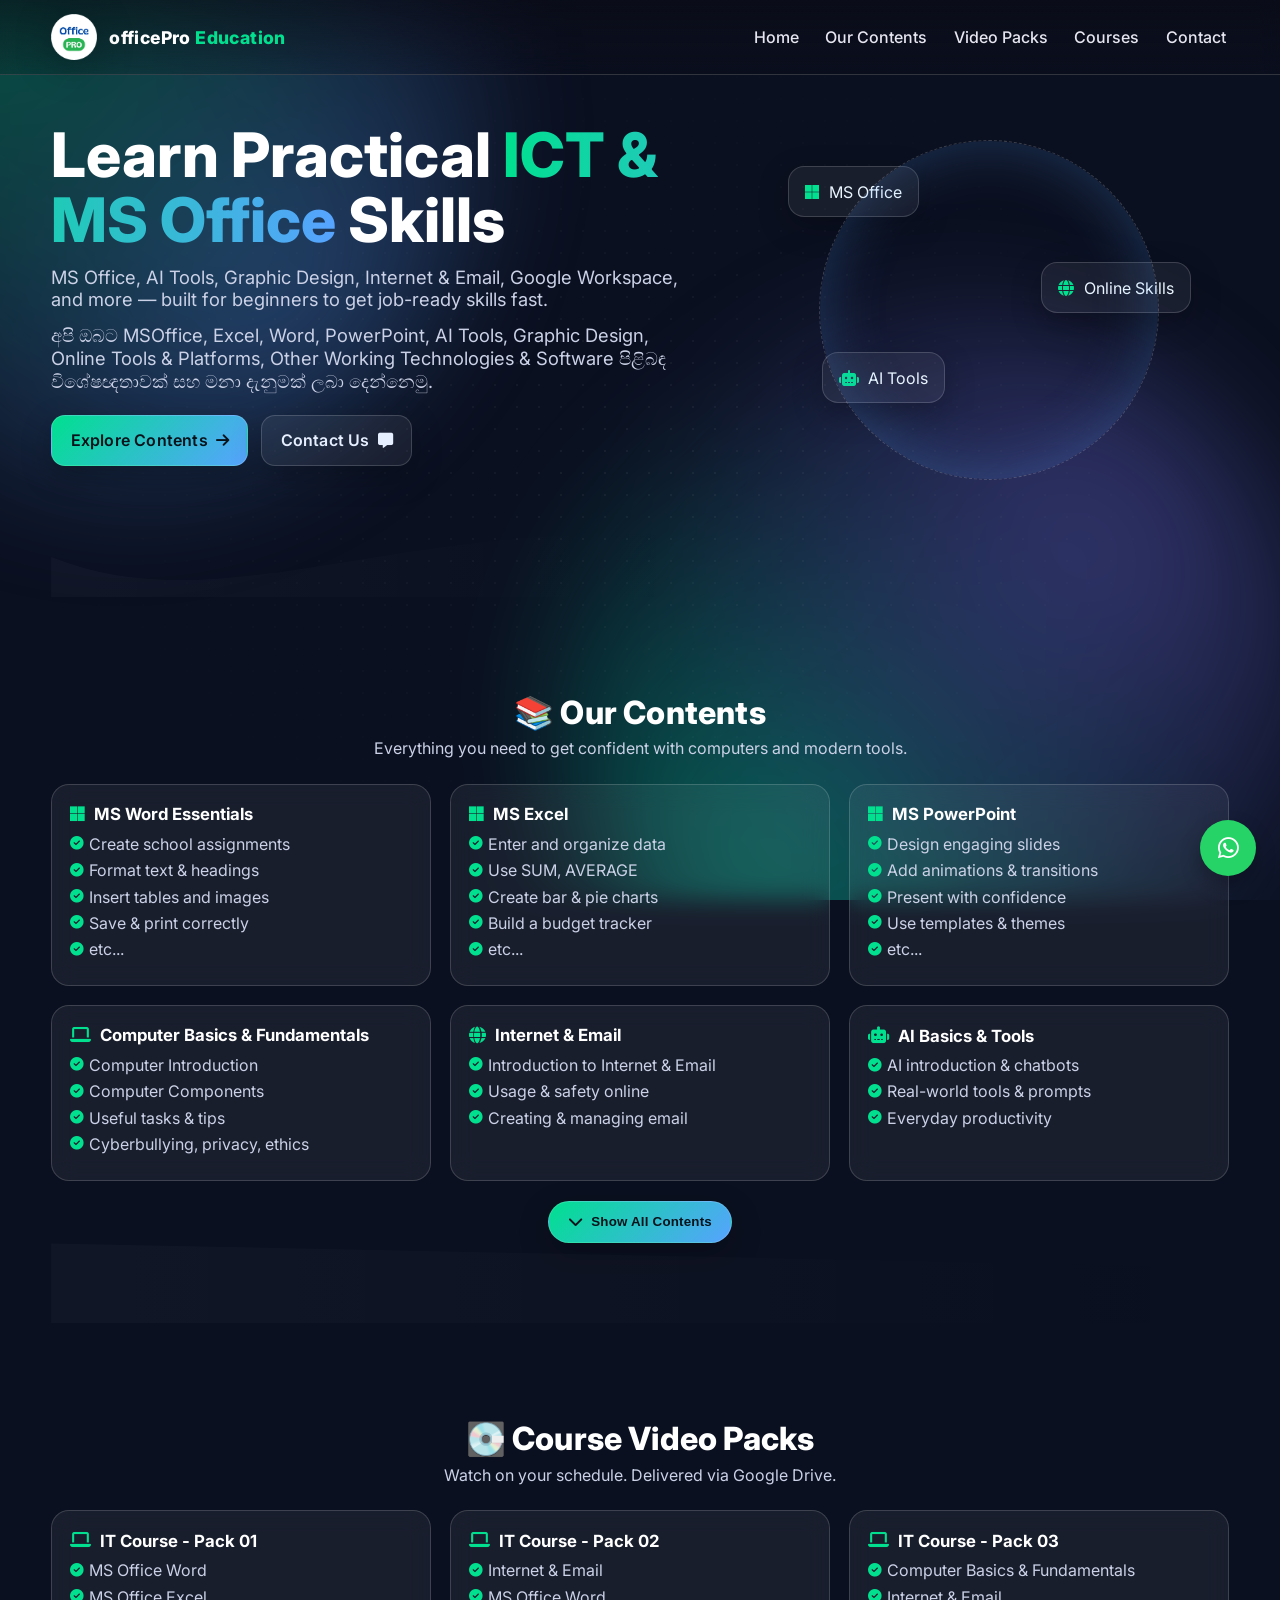
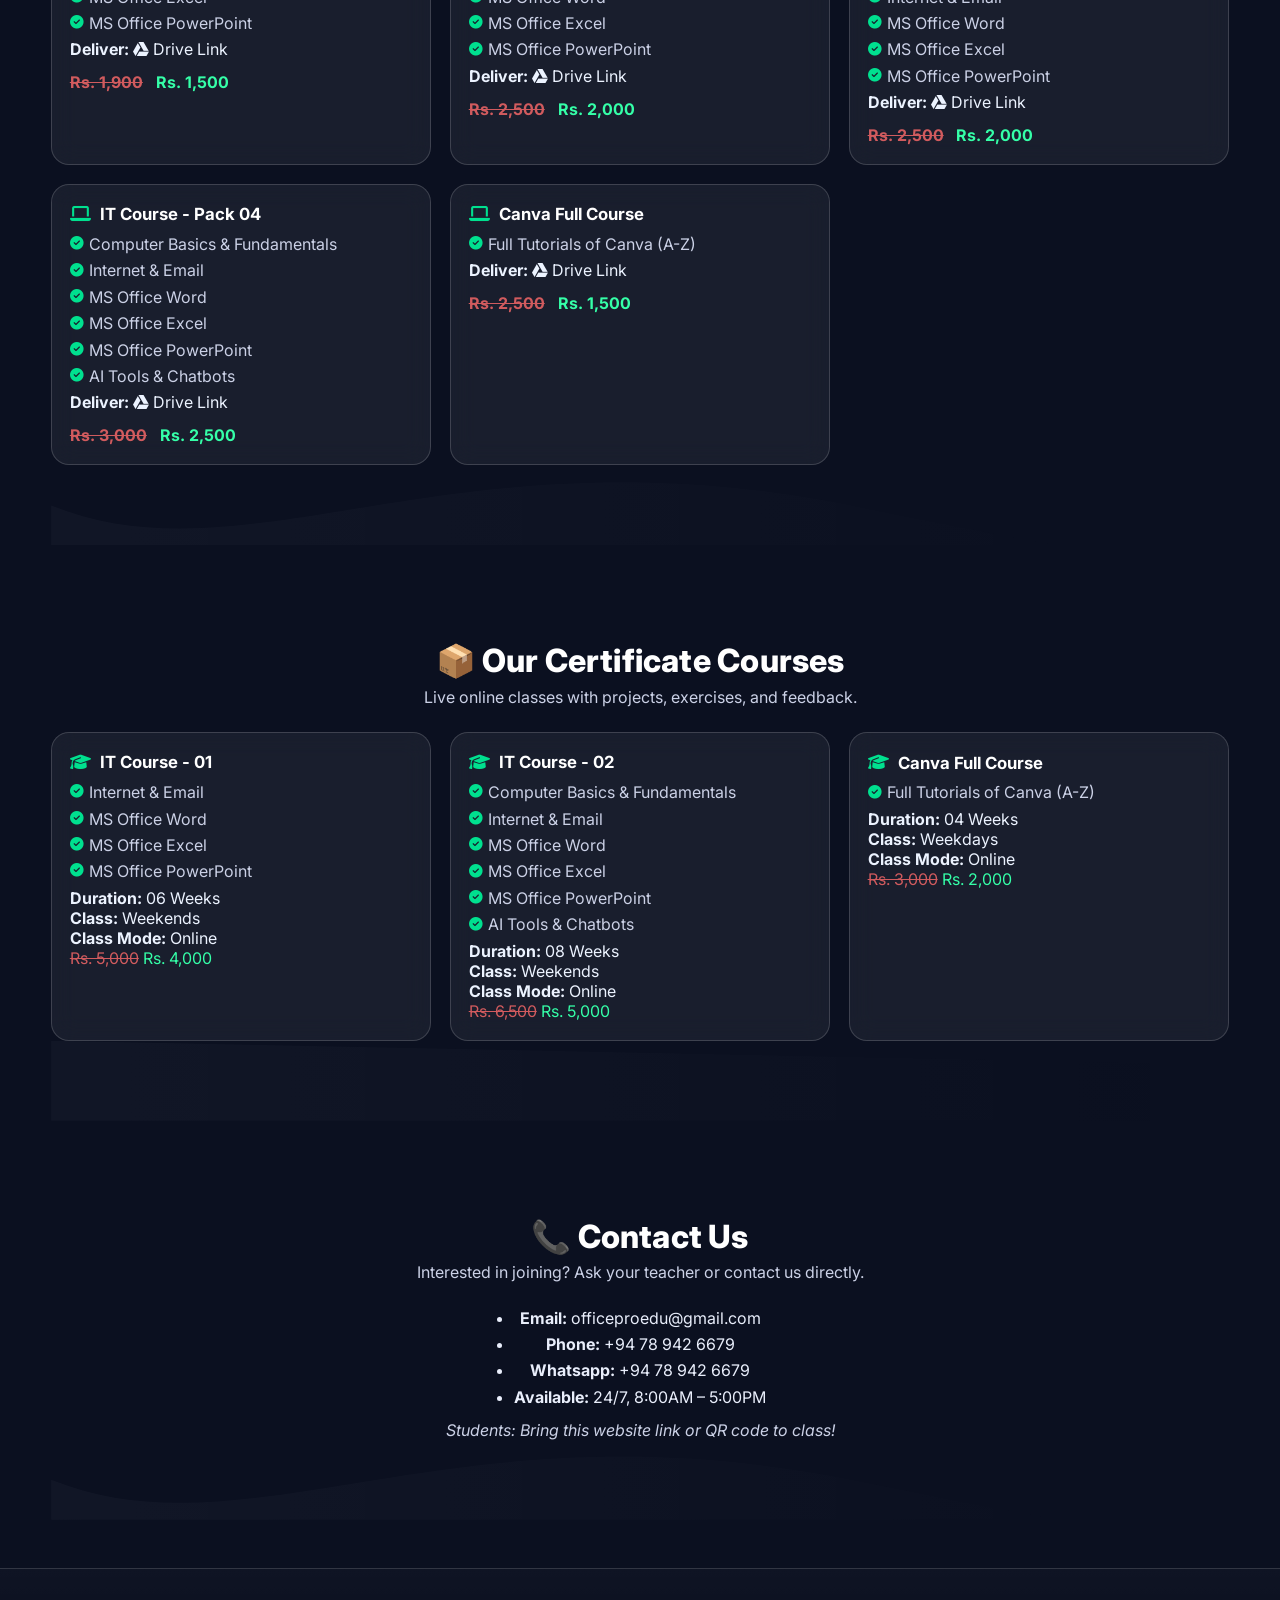
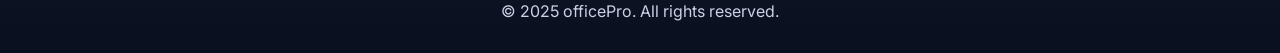
<file: index.html>
<!DOCTYPE html>
<html lang="en">
<head>
  <meta charset="UTF-8" />
  <meta name="viewport" content="width=device-width, initial-scale=1.0" />
  <title>officePro Education — Modern</title>

  <!-- Fonts & Icons -->
  <link href="https://fonts.googleapis.com/css2?family=Inter:wght@300;400;500;600;700;800&display=swap" rel="stylesheet">
  <link href="https://cdnjs.cloudflare.com/ajax/libs/font-awesome/6.5.2/css/all.min.css" rel="stylesheet">

  <!-- Styles -->
  <link rel="stylesheet" href="style.css" />
</head>
<body>
  <!-- Decorative Background -->
  <div class="bg">
    <div class="blob blob-1"></div>
    <div class="blob blob-2"></div>
    <div class="grid"></div>
  </div>

  <!-- Navbar -->
  <header class="navbar">
    <div class="nav-inner container">
      <a href="#home" class="brand">
        <img src="resource/logo1.png" alt="officePro Education" class="brand-logo" />
        <span class="brand-text">officePro<span> Education</span></span>
      </a>

      <nav class="nav-links" aria-label="Primary">
        <a href="#home" class="nav-link">Home</a>
        <a href="#offer" class="nav-link">Our Contents</a>
        <a href="#packs" class="nav-link">Video Packs</a>
        <a href="#courses" class="nav-link">Courses</a>
        <a href="#contact" class="nav-link">Contact</a>
      </nav>

      <button class="nav-toggle" id="navToggle" aria-label="Open menu" aria-expanded="false">
        <span></span><span></span><span></span>
      </button>
    </div>

    <!-- Mobile Drawer -->
    <nav class="drawer" id="drawer" aria-label="Mobile">
      <a href="#home" class="drawer-link"><i class="fa-solid fa-house"></i> Home</a>
      <a href="#offer" class="drawer-link"><i class="fa-solid fa-book"></i> Our Contents</a>
      <a href="#packs" class="drawer-link"><i class="fa-solid fa-video"></i> Video Packs</a>
      <a href="#courses" class="drawer-link"><i class="fa-solid fa-graduation-cap"></i> Courses</a>
      <a href="#contact" class="drawer-link"><i class="fa-solid fa-phone"></i> Contact</a>
    </nav>
    <div class="drawer-overlay" id="drawerOverlay" aria-hidden="true"></div>
  </header>

  <!-- Hero -->
  <section id="home" class="section hero container">
    <div class="hero-content">
      <h1 class="hero-title">
        Learn Practical <span>ICT & MS Office</span> Skills
      </h1>
      <p class="hero-subtitle">
        MS Office, AI Tools, Graphic Design, Internet & Email, Google Workspace, and more —
        built for beginners to get job-ready skills fast.
      </p>
      <p class="hero-subtitle">
        අපි ඔබට MSOffice, Excel, Word, PowerPoint, AI Tools, Graphic Design,
        Online Tools & Platforms, Other Working Technologies & Software පිළිබඳ
        විශේෂඥතාවක් සහ මනා දැනුමක් ලබා දෙන්නෙමු.
      </p>
      <div class="hero-cta">
        <a href="#offer" class="btn btn-primary">
          Explore Contents <i class="fa-solid fa-arrow-right"></i>
        </a>
        <a href="#contact" class="btn btn-ghost">
          Contact Us <i class="fa-solid fa-message"></i>
        </a>
      </div>
    </div>
    <div class="hero-art">
      <div class="hero-card floating a"><i class="fa-brands fa-microsoft"></i><span>MS Office</span></div>
      <div class="hero-card floating b"><i class="fa-solid fa-robot"></i><span>AI Tools</span></div>
      <div class="hero-card floating c"><i class="fa-solid fa-globe"></i><span>Online Skills</span></div>
      <div class="hero-ring"></div>
    </div>
    <div class="divider wave"></div>
  </section>

  <!-- Our Contents -->
  <section id="offer" class="section container">
    <header class="section-head">
      <h2 class="section-title">📚 Our Contents</h2>
      <p class="section-desc">Everything you need to get confident with computers and modern tools.</p>
    </header>

    <div class="cards" data-tilt-group>
      <article class="card reveal">
        <h3><i class="fa-brands fa-microsoft"></i> MS Word Essentials</h3>
        <ul>
          <li>Create school assignments</li>
          <li>Format text & headings</li>
          <li>Insert tables and images</li>
          <li>Save & print correctly</li>
          <li>etc...</li>
        </ul>
      </article>

      <article class="card reveal">
        <h3><i class="fa-brands fa-microsoft"></i> MS Excel</h3>
        <ul>
          <li>Enter and organize data</li>
          <li>Use SUM, AVERAGE</li>
          <li>Create bar & pie charts</li>
          <li>Build a budget tracker</li>
          <li>etc...</li>
        </ul>
      </article>

      <article class="card reveal">
        <h3><i class="fa-brands fa-microsoft"></i> MS PowerPoint</h3>
        <ul>
          <li>Design engaging slides</li>
          <li>Add animations & transitions</li>
          <li>Present with confidence</li>
          <li>Use templates & themes</li>
          <li>etc...</li>
        </ul>
      </article>

      <article class="card reveal">
        <h3><i class="fa-solid fa-laptop"></i> Computer Basics & Fundamentals</h3>
        <ul>
          <li>Computer Introduction</li>
          <li>Computer Components</li>
          <li>Useful tasks & tips</li>
          <li>Cyberbullying, privacy, ethics</li>
        </ul>
      </article>

      <article class="card reveal">
        <h3><i class="fa-solid fa-globe"></i> Internet & Email</h3>
        <ul>
          <li>Introduction to Internet & Email</li>
          <li>Usage & safety online</li>
          <li>Creating & managing email</li>
        </ul>
      </article>

      <article class="card reveal">
        <h3><i class="fa-solid fa-robot"></i> AI Basics & Tools</h3>
        <ul>
          <li>AI introduction & chatbots</li>
          <li>Real-world tools & prompts</li>
          <li>Everyday productivity</li>
        </ul>
      </article>

      <article class="card reveal hidden-card">
        <h3><i class="fa-brands fa-google"></i> Google Drive & Forms</h3>
        <ul>
          <li>Organize files in Drive</li>
          <li>Create & share Forms</li>
          <li>Collect and view responses</li>
        </ul>
      </article>

      <article class="card reveal hidden-card">
        <h3><i class="fa-solid fa-paintbrush"></i> Canva</h3>
        <ul>
          <li>Design posts & presentations</li>
          <li>Use templates smartly</li>
          <li>Resume making</li>
        </ul>
      </article>

      <article class="card reveal hidden-card">
        <h3><i class="fa-solid fa-video"></i> CapCut</h3>
        <ul>
          <li>Video editing basics</li>
          <li>Transitions & effects</li>
          <li>Text & music integration</li>
        </ul>
      </article>
    </div>

    <br>

    <div class="center">
      <button id="expandBtn" class="btn btn-primary btn-pill"><i class="fa-solid fa-chevron-down"></i><span> Show All Contents</span></button>
    </div>
    <div class="divider skew"></div>
  </section>

  <!-- Video Packs -->
  <section id="packs" class="section container alt">
    <header class="section-head">
      <h2 class="section-title">💽 Course Video Packs</h2>
      <p class="section-desc">Watch on your schedule. Delivered via Google Drive.</p>
    </header>

    <div class="cards pricing-cards" data-tilt-group>
      <article class="card reveal price">
        <h3><i class="fa-solid fa-laptop"></i> IT Course - Pack 01</h3>
        <ul>
          <li>MS Office Word</li>
          <li>MS Office Excel</li>
          <li>MS Office PowerPoint</li>
        </ul>
        <p><strong>Deliver:</strong> <i class="fa-brands fa-google-drive"></i> Drive Link</p>
        <div class="price-bar">
          <span class="old">Rs. 1,900</span>
          <span class="new">Rs. 1,500</span>
        </div>
      </article>

      <article class="card reveal price">
        <h3><i class="fa-solid fa-laptop"></i> IT Course - Pack 02</h3>
        <ul>
          <li>Internet & Email</li>
          <li>MS Office Word</li>
          <li>MS Office Excel</li>
          <li>MS Office PowerPoint</li>
        </ul>
        <p><strong>Deliver:</strong> <i class="fa-brands fa-google-drive"></i> Drive Link</p>
        <div class="price-bar">
          <span class="old">Rs. 2,500</span>
          <span class="new">Rs. 2,000</span>
        </div>
      </article>

      <article class="card reveal price">
        <h3><i class="fa-solid fa-laptop"></i> IT Course - Pack 03</h3>
        <ul>
          <li>Computer Basics & Fundamentals</li>
          <li>Internet & Email</li>
          <li>MS Office Word</li>
          <li>MS Office Excel</li>
          <li>MS Office PowerPoint</li>
        </ul>
        <p><strong>Deliver:</strong> <i class="fa-brands fa-google-drive"></i> Drive Link</p>
        <div class="price-bar">
          <span class="old">Rs. 2,500</span>
          <span class="new">Rs. 2,000</span>
        </div>
      </article>

      <article class="card reveal price">
        <h3><i class="fa-solid fa-laptop"></i> IT Course - Pack 04</h3>
        <ul>
          <li>Computer Basics & Fundamentals</li>
          <li>Internet & Email</li>
          <li>MS Office Word</li>
          <li>MS Office Excel</li>
          <li>MS Office PowerPoint</li>
          <li>AI Tools & Chatbots</li>
        </ul>
        <p><strong>Deliver:</strong> <i class="fa-brands fa-google-drive"></i> Drive Link</p>
        <div class="price-bar">
          <span class="old">Rs. 3,000</span>
          <span class="new">Rs. 2,500</span>
        </div>
      </article>

      <article class="card reveal price">
        <h3><i class="fa-solid fa-laptop"></i> Canva Full Course</h3>
        <ul>
          <li>Full Tutorials of Canva (A-Z)</li>
        </ul>
        <p><strong>Deliver:</strong> <i class="fa-brands fa-google-drive"></i> Drive Link</p>
        <div class="price-bar">
          <span class="old">Rs. 2,500</span>
          <span class="new">Rs. 1,500</span>
        </div>
      </article>
    </div>
    <div class="divider wave"></div>
  </section>

  <!-- Certificate Courses -->
  <section id="courses" class="section container">
    <header class="section-head">
      <h2 class="section-title">📦 Our Certificate Courses</h2>
      <p class="section-desc">Live online classes with projects, exercises, and feedback.</p>
    </header>

    <div class="cards" data-tilt-group>
      <article class="card reveal">
        <h3><i class="fa-solid fa-graduation-cap"></i> IT Course - 01</h3>
        <ul>
          <li>Internet & Email</li>
          <li>MS Office Word</li>
          <li>MS Office Excel</li>
          <li>MS Office PowerPoint</li>
        </ul>
        <p><strong>Duration:</strong> 06 Weeks</p>
        <p><strong>Class:</strong> Weekends</p>
        <p><strong>Class Mode:</strong> Online</p>
        <div class="price-bar">
          <span class="old">Rs. 5,000</span>
          <span class="new">Rs. 4,000</span>
        </div>
      </article>

      <article class="card reveal">
        <h3><i class="fa-solid fa-graduation-cap"></i> IT Course - 02</h3>
        <ul>
          <li>Computer Basics & Fundamentals</li>
          <li>Internet & Email</li>
          <li>MS Office Word</li>
          <li>MS Office Excel</li>
          <li>MS Office PowerPoint</li>
          <li>AI Tools & Chatbots</li>
        </ul>
        <p><strong>Duration:</strong> 08 Weeks</p>
        <p><strong>Class:</strong> Weekends</p>
        <p><strong>Class Mode:</strong> Online</p>
        <div class="price-bar">
          <span class="old">Rs. 6,500</span>
          <span class="new">Rs. 5,000</span>
        </div>
      </article>

      <article class="card reveal">
        <h3><i class="fa-solid fa-graduation-cap"></i> Canva Full Course</h3>
        <ul>
          <li>Full Tutorials of Canva (A-Z)</li>
        </ul>
        <p><strong>Duration:</strong> 04 Weeks</p>
        <p><strong>Class:</strong> Weekdays</p>
        <p><strong>Class Mode:</strong> Online</p>
        <div class="price-bar">
          <span class="old">Rs. 3,000</span>
          <span class="new">Rs. 2,000</span>
        </div>
      </article>
    </div>
    <div class="divider skew"></div>
  </section>

  <!-- Contact -->
  <section id="contact" class="section container alt">
    <header class="section-head">
      <h2 class="section-title">📞 Contact Us</h2>
      <p class="section-desc">Interested in joining? Ask your teacher or contact us directly.</p>
    </header>

    <ul class="contact-list reveal">
      <li><strong>Email:</strong> officeproedu@gmail.com</li>
      <li><strong>Phone:</strong> +94 78 942 6679</li>
      <li><strong>Whatsapp:</strong> +94 78 942 6679</li>
      <li><strong>Available:</strong> 24/7, 8:00AM – 5:00PM</li>
    </ul>

    <p class="hint reveal"><em>Students: Bring this website link or QR code to class!</em></p>
    <div class="divider wave"></div>
  </section>

  <!-- Footer -->
  <footer class="footer">
    <div class="container">
      <p>© 2025 officePro. All rights reserved.</p>
    </div>
  </footer>

  <!-- WhatsApp Floating Icon -->
  <a href="https://wa.me/94789426679" class="whatsapp-float" target="_blank" rel="noopener">
    <i class="fab fa-whatsapp"></i>
  </a>

  <!-- Scripts -->
  <script src="script.js"></script>
</body>
</html>
</file>
<file: style.css>
/* =====================================================
   Modern 2025 Landing — officePro Education
   Clean, animated, responsive. No frameworks.
   ===================================================== */

/* ------- CSS Reset ------- */
* { box-sizing: border-box; margin: 0; padding: 0; }
html, body { height: 100%; scroll-behavior: smooth; }
body {
  font-family: 'Inter', system-ui, -apple-system, Segoe UI, Roboto, Helvetica, Arial, sans-serif;
  color: #101828;
  background: #0b1020;
  overflow-x: hidden;
}

/* ------- Tokens ------- */
:root{
  --brand: #00e08f;
  --brand-2:#57a3ff;
  --text:#101828;
  --muted:#667085;
  --panel: rgba(255,255,255,0.06);
  --panel-2: rgba(255,255,255,0.12);
  --border: rgba(255,255,255,0.16);
  --shadow: 0 10px 30px rgba(0,0,0,.25);
  --radius: 18px;
  --container: 1200px;
}

/* prefers-reduced-motion */
@media (prefers-reduced-motion: reduce){
  * { animation-duration: .001ms !important; animation-iteration-count: 1 !important; transition-duration: .001ms !important; }
}

/* ------- Background Decorations ------- */
.bg{ position: fixed; inset:0; z-index:-2; overflow:hidden; }
.grid{
  position:absolute; inset:0;
  background-image: radial-gradient(rgba(255,255,255,.06) 1px, transparent 1px);
  background-size: 22px 22px;
  mask-image: radial-gradient(ellipse at center, rgba(0,0,0,.9), transparent 70%);
}
.blob{
  position:absolute; width:60vmax; height:60vmax; filter: blur(60px);
  opacity:.35; border-radius:50%;
  transform: translate(-20%, -10%);
  animation: float 16s ease-in-out infinite;
}
.blob-1{ background: radial-gradient(ellipse at 30% 30%, var(--brand), transparent 60%), radial-gradient(ellipse at 70% 70%, var(--brand-2), transparent 60%); top:-15vmax; left:-10vmax; }
.blob-2{ background: radial-gradient(ellipse at 70% 30%, #7c7cff, transparent 60%), radial-gradient(ellipse at 30% 70%, #00ffc6, transparent 60%); bottom:-20vmax; right:-15vmax; animation-delay: -5s; }
@keyframes float{ 0%,100%{ transform:translate(0,0) scale(1);} 50%{ transform:translate(3%, -3%) scale(1.05);}}

/* ------- Utilities ------- */
.container{ width: min(var(--container), 92%); margin-inline:auto; }
.center{ display:grid; place-items:center; }
.alt{ position:relative; }
.divider{ height:80px; position:relative; }
.divider.wave::before,
.divider.skew::before{
  content:''; position:absolute; inset:0;
  background: linear-gradient(90deg, rgba(255,255,255,.06), rgba(255,255,255,0));
  clip-path: path('M0,40 C200,120 400,-40 800,40 S1200,120 1600,40 V80 H0 Z');
  opacity:.5;
}
.divider.skew::before{ clip-path: polygon(0 0,100% 30%,100% 100%,0 100%); }

/* ------- Navbar ------- */
.navbar{
  position:sticky; top:0; z-index:50;
  backdrop-filter: blur(10px);
  background: linear-gradient( to bottom, rgba(10,10,20,.6), rgba(10,10,20,.2) );
  border-bottom: 1px solid var(--border);
}
.nav-inner{ display:flex; align-items:center; justify-content:space-between; padding:14px 0; }
.brand{ display:flex; align-items:center; gap:.75rem; text-decoration:none; }
.brand-logo{ width:46px; height:46px; object-fit:contain; filter: drop-shadow(0 6px 18px rgba(0,0,0,.25)); }
.brand-text{ font-weight:800; color:#fff; letter-spacing:.4px; font-size:1.1rem; }
.brand-text span{ color: var(--brand); }

.nav-links{ display:flex; gap:1.25rem; }
.nav-link{
  color:#e6e6f0; text-decoration:none; font-weight:500; position:relative; padding:.4rem .2rem;
}
.nav-link::after{
  content:''; position:absolute; left:0; bottom:-6px; width:0; height:2px; background:linear-gradient(90deg, var(--brand), var(--brand-2));
  transition: width .25s ease;
}
.nav-link:hover::after{ width:100%; }

.nav-toggle{
  display:none; background:transparent; border:0; width:42px; height:42px; position:relative; cursor:pointer;
}
.nav-toggle span{ position:absolute; left:9px; right:9px; height:2px; background:#fff; transition: transform .3s ease, top .3s ease, opacity .3s ease; }
.nav-toggle span:nth-child(1){ top:13px; }
.nav-toggle span:nth-child(2){ top:20px; }
.nav-toggle span:nth-child(3){ top:27px; }
.nav-toggle.active span:nth-child(1){ top:20px; transform:rotate(45deg); }
.nav-toggle.active span:nth-child(2){ opacity:0; }
.nav-toggle.active span:nth-child(3){ top:20px; transform:rotate(-45deg); }

/* Drawer */
.drawer{ position:fixed; inset:0 0 0 auto; width:min(84vw, 320px); translate: 100% 0; background:#0e1328; border-left:1px solid var(--border); padding:90px 20px 20px; display:flex; flex-direction:column; gap:.6rem; transition: translate .3s ease; z-index:60; }
.drawer.open{ translate:0 0; }
.drawer-overlay{ position:fixed; inset:0; background:rgba(0,0,0,.4); opacity:0; pointer-events:none; transition: opacity .3s ease; z-index:55; }
.drawer-overlay.show{ opacity:1; pointer-events:auto; }
.drawer-link{ color:#e9eefb; text-decoration:none; padding:12px 14px; border-radius:12px; display:flex; align-items:center; gap:.6rem; }
.drawer-link:hover{ background:rgba(255,255,255,.06); }

/* Mobile */
@media (max-width: 960px){
  .nav-links{ display:none; }
  .nav-toggle{ display:block; }
}

/* ------- Hero ------- */
.hero{
  display:grid; grid-template-columns: 1.15fr .85fr; gap: clamp(2rem, 4vw, 5rem);
  align-items:center; padding: clamp(3rem, 6vw, 7rem) 0 2rem
}
.hero-title{
  font-weight: 800; line-height: 1.05; font-size: clamp(2.2rem, 4.8vw, 4rem); color:#fff;
}
.hero-title span{
  background: linear-gradient(90deg, var(--brand) 0%, var(--brand-2) 100%);
  -webkit-background-clip: text;
  background-clip: text;
  -webkit-text-fill-color: transparent;
}
.hero-subtitle{ color:#cbd1e6; margin-top: 14px; font-size: clamp(1rem, 2.2vw, 1.15rem); }
.hero-cta{ display:flex; gap: .8rem; margin-top: 22px; flex-wrap: wrap; }

.btn{ --p: var(--brand); --q: var(--brand-2);
  display:inline-flex; align-items:center; gap:.5rem; text-decoration:none; cursor:pointer;
  padding: .9rem 1.15rem; border-radius: 14px; border:1px solid var(--border); font-weight: 600; letter-spacing:.2px;
  transition: transform .15s ease, box-shadow .2s ease, background .2s ease, color .2s ease;
  box-shadow: var(--shadow);
}
.btn i{ font-size: .95rem; }
.btn-primary{ background: linear-gradient(135deg, var(--p), var(--q)); color:#07131b; }
.btn-primary:hover{ transform: translateY(-2px); }
.btn-ghost{ background: rgba(255,255,255,.06); color:#e6efff; }
.btn-ghost:hover{ background: rgba(255,255,255,.12); transform: translateY(-2px); }
.btn-pill{ border-radius: 999px; padding:.8rem 1.2rem; }

.hero-art{ position:relative; min-height: 320px; }
.hero-card{
  position:absolute; background: rgba(255,255,255,.06);
  border:1px solid var(--border); color:#eaf6ff; padding: .9rem 1rem; border-radius: 16px;
  display:flex; align-items:center; gap:.6rem; box-shadow: var(--shadow);
}
.hero-card i{ color: var(--brand); }
.hero-card.a{ top:10%; left:8%; }
.hero-card.b{ bottom:16%; left:15%; }
.hero-card.c{ top:40%; right:8%; }
.hero-ring{
  position:absolute; inset:auto; left:50%; top:55%; width: 340px; height: 340px; translate: -50% -50%;
  border-radius: 50%; border: 1px dashed rgba(255,255,255,.2);
  box-shadow: inset 0 0 60px rgba(87,163,255,.25);
}

@media (max-width: 960px){
  .hero{ grid-template-columns: 1fr; }
  .hero-art{ order:-1; height: 240px; }
}

/* ------- Sections ------- */
.section{ padding: clamp(2rem, 4vw, 3rem) 0; position:relative; }
.section-head{ text-align:center; margin-bottom: 1.6rem; }
.section-title{ color:#fff; font-size: clamp(1.4rem, 3vw, 2rem); font-weight: 800; letter-spacing:.2px; }
.section-desc{ color:#cbd1e6; margin-top:.4rem; }

/* ------- Cards ------- */
.cards{ display:grid; grid-template-columns: repeat(12, 1fr); gap: 1.2rem; margin-top: 1.2rem; }
.card{
  grid-column: span 4; background: var(--panel);
  border:1px solid var(--border); border-radius: var(--radius);
  padding: 1.2rem 1.1rem; color:#ecf3ff; backdrop-filter: blur(12px); position:relative;
  transition: transform .2s ease, box-shadow .2s ease, border-color .2s ease;
}
.card:hover{ transform: translateY(-6px); background: var(--panel-2); box-shadow: var(--shadow); border-color: rgba(255,255,255,.22); }
.card h3{ display:flex; align-items:center; gap:.6rem; font-size:1.05rem; color:#fff; margin-bottom:.6rem; }
.card h3 i{ color: var(--brand); }
.card ul{ list-style:none; color:#cbd1e6; }
.card ul li{ padding-left: 1.2rem; margin:.4rem 0; position:relative; }
.card ul li::before{ content:'\f058'; font-family:'Font Awesome 6 Free'; font-weight:900; color:var(--brand); position:absolute; left:0; top:.15rem; font-size:.85rem; }

/* Price variant */
.card.price .price-bar{
  display:flex; align-items:center; gap:.8rem; margin-top:.8rem; font-weight:700;
}
.price-bar .old{ color:#ff6b6b; text-decoration: line-through; opacity:.8; }
.price-bar .new{ color:#35ffa8; }

/* 12-col responsive */
@media (max-width: 1100px){ .card{ grid-column: span 6; } }
@media (max-width: 640px){ .card{ grid-column: span 12; } }

/* ------- Reveal Animations ------- */
.reveal{ opacity:0; transform: translateY(14px); }
.reveal.is-visible{ opacity:1; transform:none; transition: opacity .6s ease, transform .6s ease; }

/* Hidden Cards (expand) */
.hidden-card{ display:none; }
.hidden-card.show{ display:block; animation: showReveal .4s ease both; }
@keyframes showReveal{ from{ opacity:0; transform: translateY(12px);} to{ opacity:1; transform:none;} }

/* ------- Footer ------- */
.footer{ padding: 2rem 0; border-top:1px solid var(--border); color:#cbd1e6; text-align:center; background: linear-gradient(180deg, rgba(255,255,255,.02), transparent); }

/* ------- WhatsApp Floating ------- */
.whatsapp-float{
  position: fixed; bottom: 24px; right:24px; width:56px; height:56px; border-radius: 50%;
  display:grid; place-items:center; background:#25d366; color:#fff; text-decoration:none; font-size:24px;
  box-shadow: 0 10px 20px rgba(0,0,0,.25); transition: transform .2s ease, filter .2s ease;
}
.whatsapp-float:hover{ transform: translateY(-2px) scale(1.03); filter: brightness(1.1); }

/* ------- Assistive text ------- */
.hint{ color:#cbd1e6; text-align:center; margin-top:.8rem; }
.contact-list{ color:#e9eefb; display:grid; gap:.4rem; justify-content:center; text-align:center; }

/* ------- Accessibility tweaks ------- */
:focus-visible{ outline: 2px solid var(--brand); outline-offset: 2px; border-radius: 8px; }
</file>
